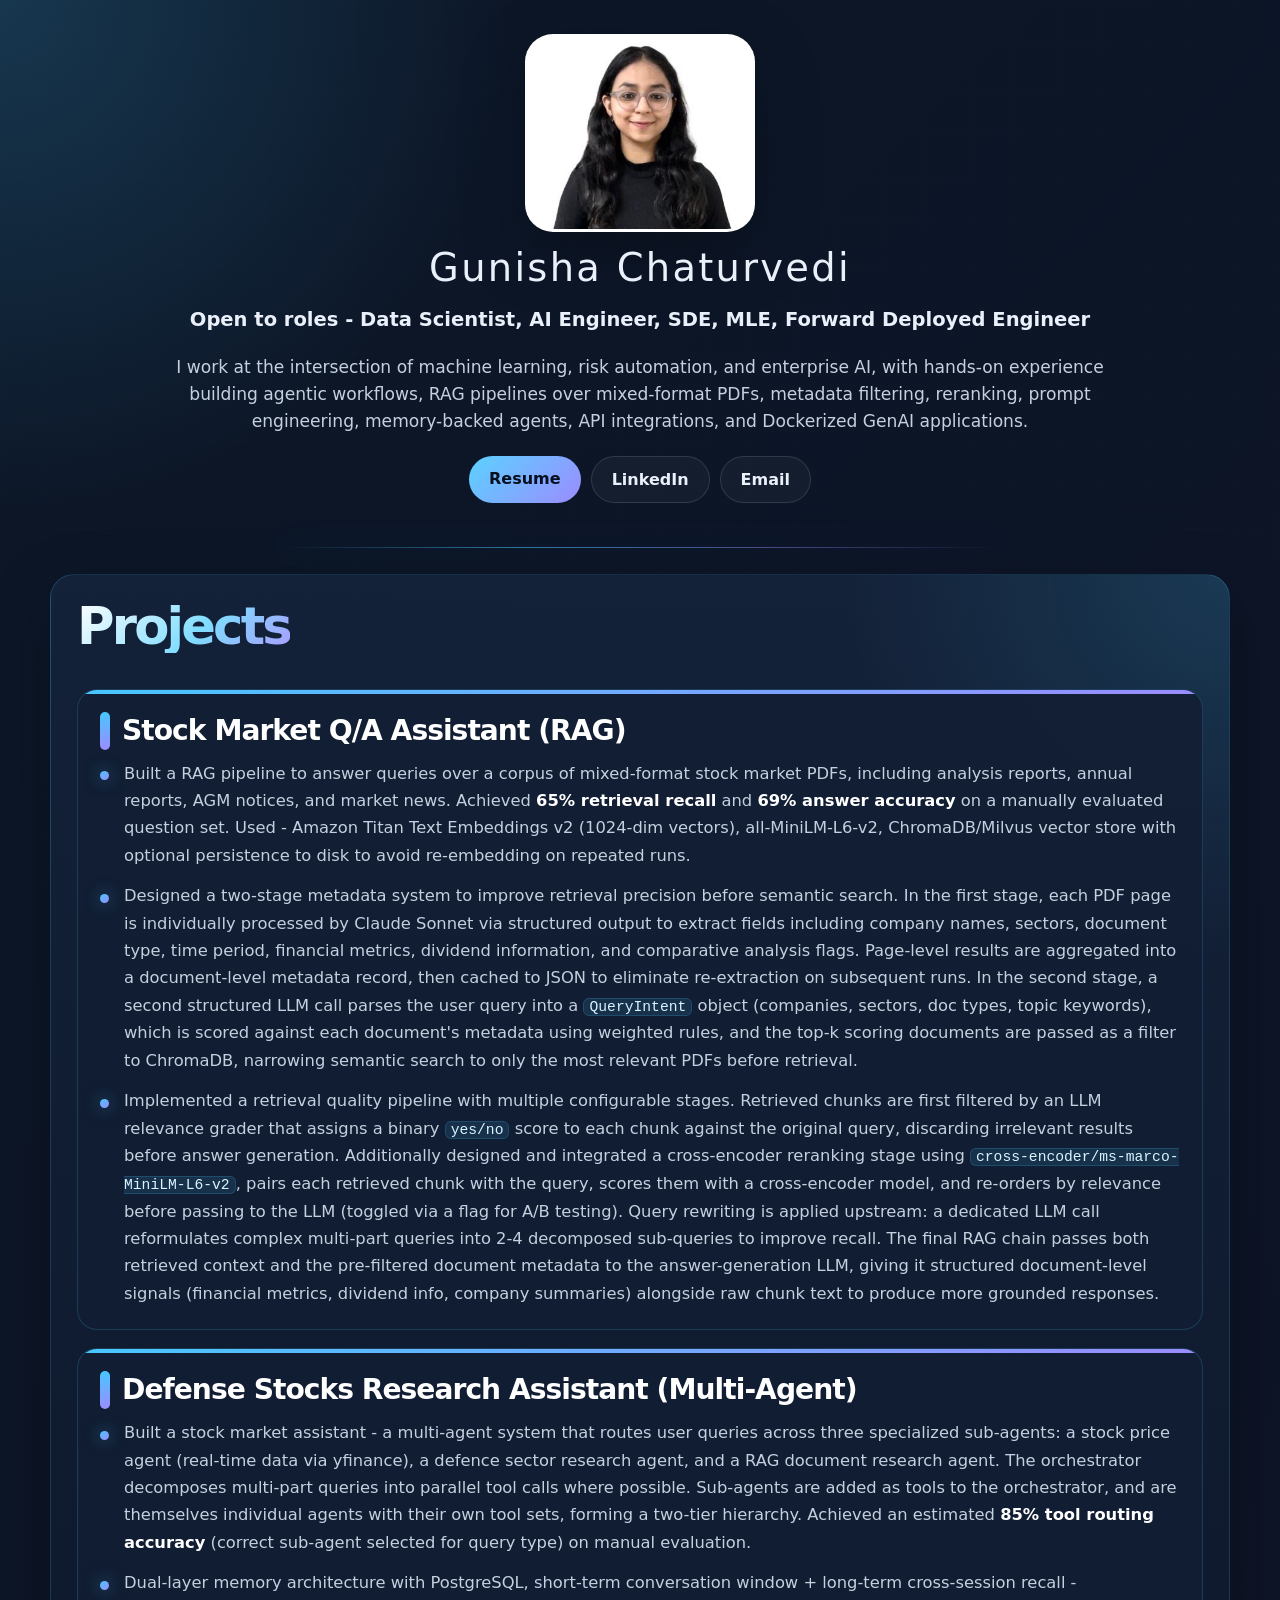
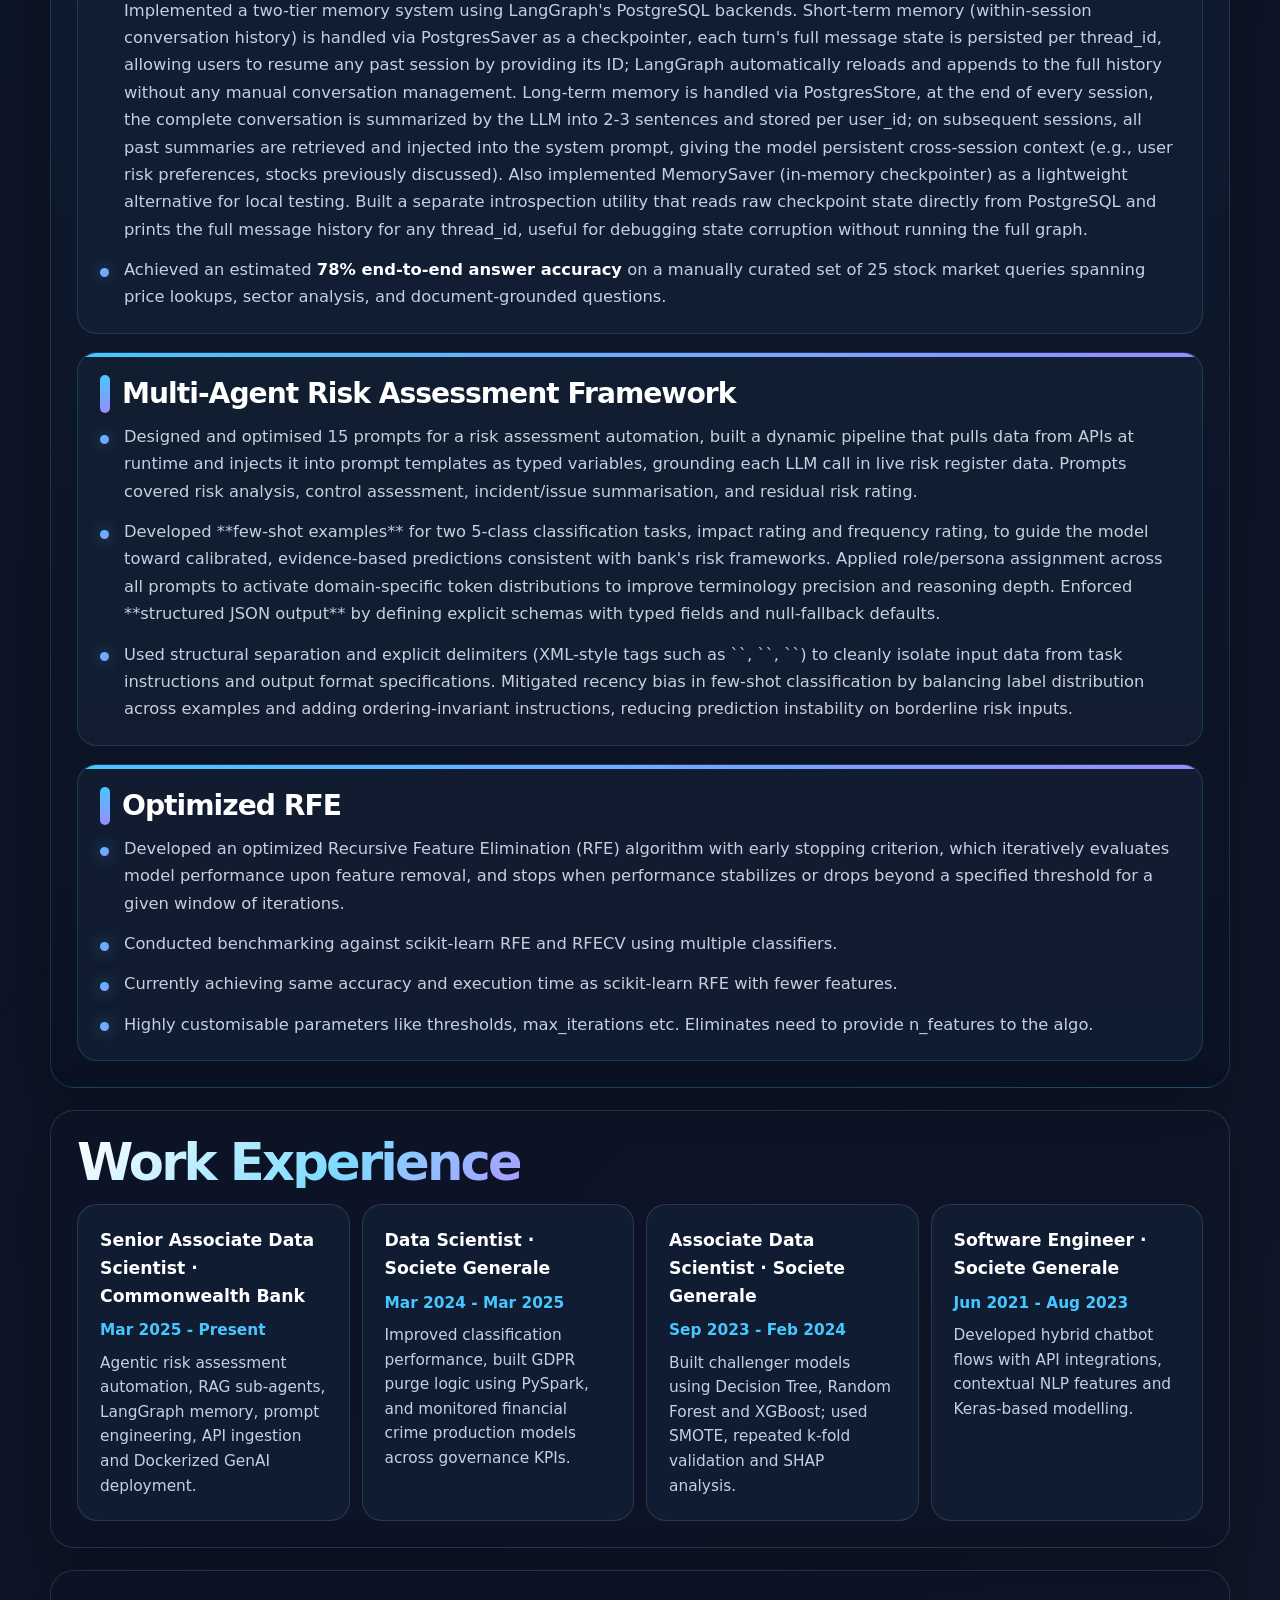
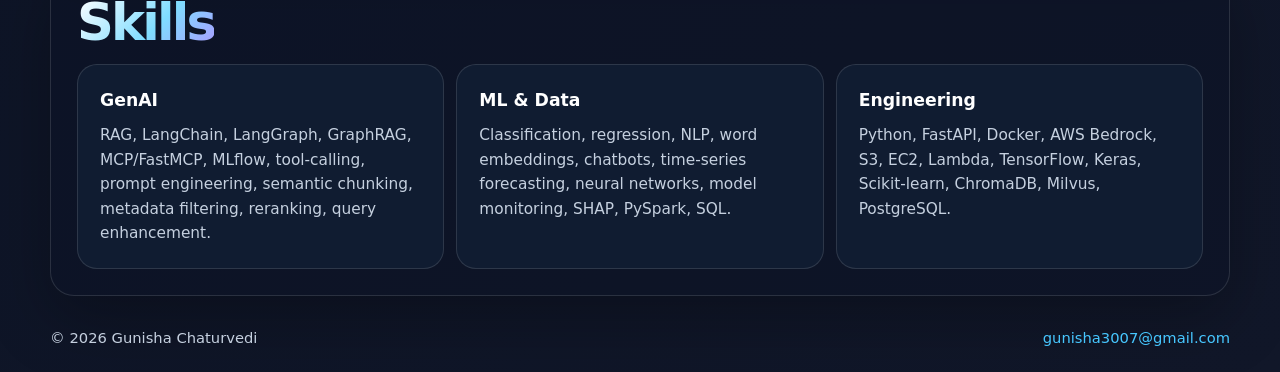
<file: index.html>
<!DOCTYPE html>
<html lang="en">
<head>
  <meta charset="UTF-8" />
  <meta name="viewport" content="width=device-width, initial-scale=1.0" />
  <title>Gunisha Chaturvedi | Portfolio</title>
  <meta name="description" content="Portfolio of Gunisha Chaturvedi - Data Scientist, AI Engineer, SDE, MLE, and Forward Deployed Engineer roles." />
  <link rel="stylesheet" href="styles.css" />
</head>
<body>
  <main class="page-shell">
    <section class="hero" aria-label="Intro">
      <img class="profile-photo" src="Image.jpeg" alt="Gunisha Chaturvedi profile photo" />
      <p class="name">Gunisha Chaturvedi</p>
      <p class="open-roles">Open to roles - Data Scientist, AI Engineer, SDE, MLE, Forward Deployed Engineer</p>
      <p class="intro">
        I work at the intersection of machine learning, risk automation, and enterprise AI, with hands-on experience building agentic workflows, RAG pipelines over mixed-format PDFs, metadata filtering, reranking, prompt engineering, memory-backed agents, API integrations, and Dockerized GenAI applications.
      </p>
      <div class="quick-links" aria-label="Profile links">
        <a class="btn primary" href="Resume_Gunisha_Chaturvedi.docx">Resume</a>
        <a class="btn" href="https://www.linkedin.com/in/gunishachaturvedi/" target="_blank" rel="noreferrer">LinkedIn</a>
        <a class="btn" href="mailto:gunisha3007@gmail.com">Email</a>
      </div>
    </section>

    <div class="section-break" aria-hidden="true"><span></span></div>

    <section id="projects" class="section projects-section">
      <div class="section-heading">
      <h2>Projects</h2>
      </div>

      <div class="project-grid">
        <article class="project-card">
          <div class="project-title-row">
            <h3>Stock Market Q/A Assistant (RAG)</h3>
          </div>
          <ul class="project-points">
            <li>Built a RAG pipeline to answer queries over a corpus of mixed-format stock market PDFs, including analysis reports, annual reports, AGM notices, and market news. Achieved <strong>65% retrieval recall</strong> and <strong>69% answer accuracy</strong> on a manually evaluated question set. Used - Amazon Titan Text Embeddings v2 (1024-dim vectors), all-MiniLM-L6-v2, ChromaDB/Milvus vector store with optional persistence to disk to avoid re-embedding on repeated runs.</li>
            <li>Designed a two-stage metadata system to improve retrieval precision before semantic search. In the first stage, each PDF page is individually processed by Claude Sonnet via structured output to extract fields including company names, sectors, document type, time period, financial metrics, dividend information, and comparative analysis flags. Page-level results are aggregated into a document-level metadata record, then cached to JSON to eliminate re-extraction on subsequent runs. In the second stage, a second structured LLM call parses the user query into a <code>QueryIntent</code> object (companies, sectors, doc types, topic keywords), which is scored against each document's metadata using weighted rules, and the top-k scoring documents are passed as a filter to ChromaDB, narrowing semantic search to only the most relevant PDFs before retrieval.</li>
            <li>Implemented a retrieval quality pipeline with multiple configurable stages. Retrieved chunks are first filtered by an LLM relevance grader that assigns a binary <code>yes/no</code> score to each chunk against the original query, discarding irrelevant results before answer generation. Additionally designed and integrated a cross-encoder reranking stage using <code>cross-encoder/ms-marco-MiniLM-L6-v2</code>, pairs each retrieved chunk with the query, scores them with a cross-encoder model, and re-orders by relevance before passing to the LLM (toggled via a flag for A/B testing). Query rewriting is applied upstream: a dedicated LLM call reformulates complex multi-part queries into 2-4 decomposed sub-queries to improve recall. The final RAG chain passes both retrieved context and the pre-filtered document metadata to the answer-generation LLM, giving it structured document-level signals (financial metrics, dividend info, company summaries) alongside raw chunk text to produce more grounded responses.</li>
          </ul>
        </article>

        <article class="project-card">
          <div class="project-title-row">
            <h3>Defense Stocks Research Assistant (Multi-Agent)</h3>
          </div>
          <ul class="project-points">
            <li>Built a stock market assistant - a multi-agent system that routes user queries across three specialized sub-agents: a stock price agent (real-time data via yfinance), a defence sector research agent, and a RAG document research agent. The orchestrator decomposes multi-part queries into parallel tool calls where possible. Sub-agents are added as tools to the orchestrator, and are themselves individual agents with their own tool sets, forming a two-tier hierarchy. Achieved an estimated <strong>85% tool routing accuracy</strong> (correct sub-agent selected for query type) on manual evaluation.</li>
            <li>Dual-layer memory architecture with PostgreSQL, short-term conversation window + long-term cross-session recall - Implemented a two-tier memory system using LangGraph's PostgreSQL backends. Short-term memory (within-session conversation history) is handled via PostgresSaver as a checkpointer, each turn's full message state is persisted per thread_id, allowing users to resume any past session by providing its ID; LangGraph automatically reloads and appends to the full history without any manual conversation management. Long-term memory is handled via PostgresStore, at the end of every session, the complete conversation is summarized by the LLM into 2-3 sentences and stored per user_id; on subsequent sessions, all past summaries are retrieved and injected into the system prompt, giving the model persistent cross-session context (e.g., user risk preferences, stocks previously discussed). Also implemented MemorySaver (in-memory checkpointer) as a lightweight alternative for local testing. Built a separate introspection utility that reads raw checkpoint state directly from PostgreSQL and prints the full message history for any thread_id, useful for debugging state corruption without running the full graph.</li>
            <li>Achieved an estimated <strong>78% end-to-end answer accuracy</strong> on a manually curated set of 25 stock market queries spanning price lookups, sector analysis, and document-grounded questions.</li>
          </ul>
        </article>
        
        <article class="project-card">
          <div class="project-title-row">
            <h3>Multi-Agent Risk Assessment Framework</h3>
          </div>

          <ul class="project-points">
            <li>Designed and optimised 15 prompts for a risk assessment automation,  built a dynamic pipeline that pulls data from APIs at runtime and injects it into prompt templates as typed variables, grounding each LLM call in live risk register data. Prompts covered risk analysis, control assessment, incident/issue summarisation, and residual risk rating.</li>
            <li>Developed **few-shot examples** for two 5-class classification tasks, impact rating and frequency rating, to guide the model toward calibrated, evidence-based predictions consistent with bank's risk frameworks. Applied role/persona assignment across all prompts to activate domain-specific token distributions to improve terminology precision and reasoning depth. Enforced **structured JSON output** by defining explicit schemas with typed fields and null-fallback defaults.</li>
            <li>Used structural separation and explicit delimiters (XML-style tags such as `<risk_info>`, `<control_info>`, `<instructions>`) to cleanly isolate input data from task instructions and output format specifications. Mitigated recency bias in few-shot classification by balancing label distribution across examples and adding ordering-invariant instructions, reducing prediction instability on borderline risk inputs.</li>
          </ul>
        </article>
        
        <article class="project-card">
          <div class="project-title-row">
            <h3>Optimized RFE</h3>
          </div>
          <ul class="project-points">
            <li>Developed an optimized Recursive Feature Elimination (RFE) algorithm with early stopping criterion, which iteratively evaluates model performance upon feature removal, and stops when performance stabilizes or drops beyond a specified threshold for a given window of iterations.</li>
            <li>Conducted benchmarking against scikit-learn RFE and RFECV using multiple classifiers.</li>
            <li>Currently achieving same accuracy and execution time as scikit-learn RFE with fewer features.</li>
            <li>Highly customisable parameters like thresholds, max_iterations etc. Eliminates need to provide n_features to the algo.</li>
          </ul>
        </article>
      </div>
    </section>

    <section id="experience" class="section">
      <h2>Work Experience</h2>
      <div class="experience-list">
        <article>
          <h3>Senior Associate Data Scientist · Commonwealth Bank</h3>
          <p class="date">Mar 2025 - Present</p>
          <p>Agentic risk assessment automation, RAG sub-agents, LangGraph memory, prompt engineering, API ingestion and Dockerized GenAI deployment.</p>
        </article>
        <article>
          <h3>Data Scientist · Societe Generale</h3>
          <p class="date">Mar 2024 - Mar 2025</p>
          <p>Improved classification performance, built GDPR purge logic using PySpark, and monitored financial crime production models across governance KPIs.</p>
        </article>
        <article>
          <h3>Associate Data Scientist · Societe Generale</h3>
          <p class="date">Sep 2023 - Feb 2024</p>
          <p>Built challenger models using Decision Tree, Random Forest and XGBoost; used SMOTE, repeated k-fold validation and SHAP analysis.</p>
        </article>
        <article>
          <h3>Software Engineer · Societe Generale</h3>
          <p class="date">Jun 2021 - Aug 2023</p>
          <p>Developed hybrid chatbot flows with API integrations, contextual NLP features and Keras-based modelling.</p>
        </article>
      </div>
    </section>

    <section id="skills" class="section">
      <h2>Skills</h2>
      <div class="skills-grid">
        <div>
          <h3>GenAI</h3>
          <p>RAG, LangChain, LangGraph, GraphRAG, MCP/FastMCP, MLflow, tool-calling, prompt engineering, semantic chunking, metadata filtering, reranking, query enhancement.</p>
        </div>
        <div>
          <h3>ML & Data</h3>
          <p>Classification, regression, NLP, word embeddings, chatbots, time-series forecasting, neural networks, model monitoring, SHAP, PySpark, SQL.</p>
        </div>
        <div>
          <h3>Engineering</h3>
          <p>Python, FastAPI, Docker, AWS Bedrock, S3, EC2, Lambda, TensorFlow, Keras, Scikit-learn, ChromaDB, Milvus, PostgreSQL.</p>
        </div>
      </div>
    </section>
  </main>

  <footer>
    <span>© <span id="year"></span> Gunisha Chaturvedi</span>
    <span><a href="mailto:gunisha3007@gmail.com">gunisha3007@gmail.com</a></span>
  </footer>

  <script src="script.js"></script>
</body>
</html>
</file>
<file: styles.css>
:root {
  --bg: #0d1426;
  --bg-soft: #111d32;
  --card: rgba(18, 31, 51, 0.9);
  --text: #eaf0fa;
  --muted: #c5d0df;
  --accent: #47c7ff;
  --accent-2: #9b8cff;
  --border: rgba(255, 255, 255, 0.12);
  --shadow: 0 22px 65px rgba(0, 0, 0, 0.28);
}

* {
  box-sizing: border-box;
}

html {
  scroll-behavior: smooth;
}

body {
  margin: 0;
  font-family: Inter, ui-sans-serif, system-ui, -apple-system, BlinkMacSystemFont, "Segoe UI", sans-serif;
  color: var(--text);
  background:
    radial-gradient(circle at top left, rgba(71, 199, 255, 0.18), transparent 32rem),
    linear-gradient(135deg, #0c1728 0%, #0d1426 54%, #111729 100%);
  line-height: 1.6;
}

body::before {
  content: "";
  position: fixed;
  inset: 0;
  background-image: linear-gradient(rgba(255,255,255,0.025) 1px, transparent 1px), linear-gradient(90deg, rgba(255,255,255,0.025) 1px, transparent 1px);
  background-size: 44px 44px;
  pointer-events: none;
  opacity: 0.35;
}

.page-shell {
  width: min(1180px, calc(100% - 32px));
  margin: 0 auto;
  position: relative;
  z-index: 1;
}

.hero {
  min-height: 58vh;
  display: flex;
  flex-direction: column;
  align-items: center;
  justify-content: center;
  text-align: center;
  padding: 34px 0 28px;
}

.profile-photo {
  width: 230px;
  height: 198px;
  object-fit: cover;
  object-position: center top;
  border-radius: 28px;
  border: 3px solid rgba(255, 255, 255, 0.88);
  box-shadow: var(--shadow);
  margin-bottom: 18px;
  background: #fff;
}

.name {
  margin: 0;
  line-height: 0.95;
  letter-spacing: 0.06em;
  font-size: clamp(1.6rem, 3vw, 4.5rem);
  font-weight: 100;
}

.open-roles {
  margin: 18px 0 0;
  color: var(--text);
  font-size: clamp(1rem, 1.8vw, 1.22rem);
  font-weight: 650;
}

.intro {
  max-width: 980px;
  margin: 18px auto 0;
  color: var(--muted);
  font-size: 1.07rem;
}

.quick-links {
  display: flex;
  justify-content: center;
  gap: 10px;
  flex-wrap: wrap;
  margin-top: 20px;
}

.btn {
  color: var(--text);
  text-decoration: none;
  border: 1px solid var(--border);
  border-radius: 999px;
  padding: 10px 20px;
  font-weight: 800;
  background: rgba(255, 255, 255, 0.035);
}

.btn.primary {
  color: #07101e;
  border: 0;
  background: linear-gradient(135deg, #5bd2ff, #9b8cff);
}

.section-break {
  display: flex;
  align-items: center;
  justify-content: center;
  margin: 16px 0 26px;
}

.section-break span {
  display: block;
  width: min(720px, 92%);
  height: 1px;
  background: linear-gradient(90deg, transparent, rgba(71, 199, 255, 0.55), rgba(155, 140, 255, 0.45), transparent);
  box-shadow: 0 0 32px rgba(71, 199, 255, 0.35);
}

.section {
  margin: 22px 0;
  padding: 26px;
  border: 1px solid var(--border);
  border-radius: 24px;
  background: rgba(13, 20, 38, 0.58);
  box-shadow: var(--shadow);
}

.projects-section {
  background:
    radial-gradient(circle at top right, rgba(71, 199, 255, 0.14), transparent 24rem),
    linear-gradient(180deg, rgba(20, 35, 58, 0.92), rgba(10, 18, 34, 0.92));
  border-color: rgba(71, 199, 255, 0.18);
}

.section-heading {
  margin-bottom: 20px;
}

.eyebrow {
  display: inline-flex;
  margin: 0 0 8px;
  color: var(--accent);
  text-transform: uppercase;
  letter-spacing: 0.18em;
  font-size: 0.75rem;
  font-weight: 900;
}

.section h2 {
  display: inline-block;
  margin: 0 0 16px;
  font-size: clamp(2rem, 4vw, 3.3rem);
  letter-spacing: -0.055em;
  line-height: 1;
  background: linear-gradient(135deg, #ffffff, #7fdcff 58%, #a99cff);
  -webkit-background-clip: text;
  background-clip: text;
  color: transparent;
}

.project-grid {
  display: grid;
  grid-template-columns: 1fr;
  gap: 18px;
}

.project-card,
.experience-list article,
.skills-grid > div {
  background: var(--card);
  border: 1px solid var(--border);
  border-radius: 20px;
  padding: 22px;
}

.project-card {
  position: relative;
  overflow: hidden;
  border-color: rgba(71, 199, 255, 0.18);
}

.project-card::before {
  content: "";
  position: absolute;
  inset: 0 0 auto 0;
  height: 4px;
  background: linear-gradient(90deg, var(--accent), var(--accent-2));
}

.project-title-row {
  display: flex;
  align-items: center;
  gap: 12px;
  margin-bottom: 10px;
}

.project-title-row::before {
  content: "";
  width: 10px;
  height: 38px;
  border-radius: 999px;
  background: linear-gradient(180deg, var(--accent), var(--accent-2));
  flex: 0 0 auto;
}

.project-card h3 {
  margin: 0;
  font-size: clamp(1.35rem, 2.2vw, 1.8rem);
  line-height: 1.12;
  letter-spacing: -0.035em;
  color: #fff;
}

.tech-tags {
  display: flex;
  flex-wrap: wrap;
  gap: 8px;
  margin: 10px 0 16px;
}

.tech-tags span {
  color: #d8f4ff;
  background: rgba(71, 199, 255, 0.1);
  border: 1px solid rgba(71, 199, 255, 0.22);
  border-radius: 999px;
  padding: 5px 10px;
  font-size: 0.78rem;
  font-weight: 800;
}

.project-points {
  display: grid;
  gap: 13px;
  margin: 0;
  padding-left: 0;
  list-style: none;
}

.project-points li {
  position: relative;
  padding-left: 24px;
  color: var(--muted);
  font-size: 1.02rem;
  line-height: 1.68;
}

.project-points li::before {
  content: "";
  position: absolute;
  left: 0;
  top: 0.72em;
  width: 9px;
  height: 9px;
  border-radius: 50%;
  background: linear-gradient(135deg, var(--accent), var(--accent-2));
  box-shadow: 0 0 16px rgba(71, 199, 255, 0.5);
}

.project-card strong {
  color: #fff;
}

.project-card p,
.experience-list p,
.skills-grid p {
  margin: 0 0 10px;
  color: var(--muted);
  font-size: 0.96rem;
}

.experience-list p:last-child,
.skills-grid p:last-child {
  margin-bottom: 0;
}

.experience-list h3,
.skills-grid h3 {
  margin: 0 0 8px;
  font-size: 1.08rem;
  color: #fff;
}

code {
  color: #d8f4ff;
  background: rgba(71, 199, 255, 0.12);
  border: 1px solid rgba(71, 199, 255, 0.18);
  border-radius: 6px;
  padding: 0 5px;
  font-size: 0.9em;
}

.experience-list {
  display: grid;
  grid-template-columns: repeat(4, minmax(0, 1fr));
  gap: 12px;
}

.experience-list .date {
  color: var(--accent);
  font-weight: 800;
  margin-bottom: 8px;
}

.skills-grid {
  display: grid;
  grid-template-columns: repeat(3, minmax(0, 1fr));
  gap: 12px;
}

footer {
  width: min(1180px, calc(100% - 32px));
  margin: 0 auto;
  display: flex;
  justify-content: space-between;
  gap: 16px;
  padding: 8px 0 24px;
  color: var(--muted);
  font-size: 0.92rem;
  position: relative;
  z-index: 1;
}

footer a {
  color: var(--accent);
  text-decoration: none;
}

@media (max-width: 980px) {
  .hero {
    min-height: auto;
    padding-top: 24px;
  }

  .experience-list,
  .skills-grid {
    grid-template-columns: 1fr;
  }
}

@media (max-width: 560px) {
  .page-shell,
  footer {
    width: min(100% - 22px, 1180px);
  }

  .profile-photo {
    width: 190px;
    height: 190px;
    object-position: center top;
  }

  .section {
    padding: 18px;
    border-radius: 18px;
  }

  .name {
    font-size: 0.5rem;
  }

  .project-card {
    padding: 18px;
  }

  .project-points li {
    font-size: 0.98rem;
  }

  footer {
    flex-direction: column;
  }
}
</file>
